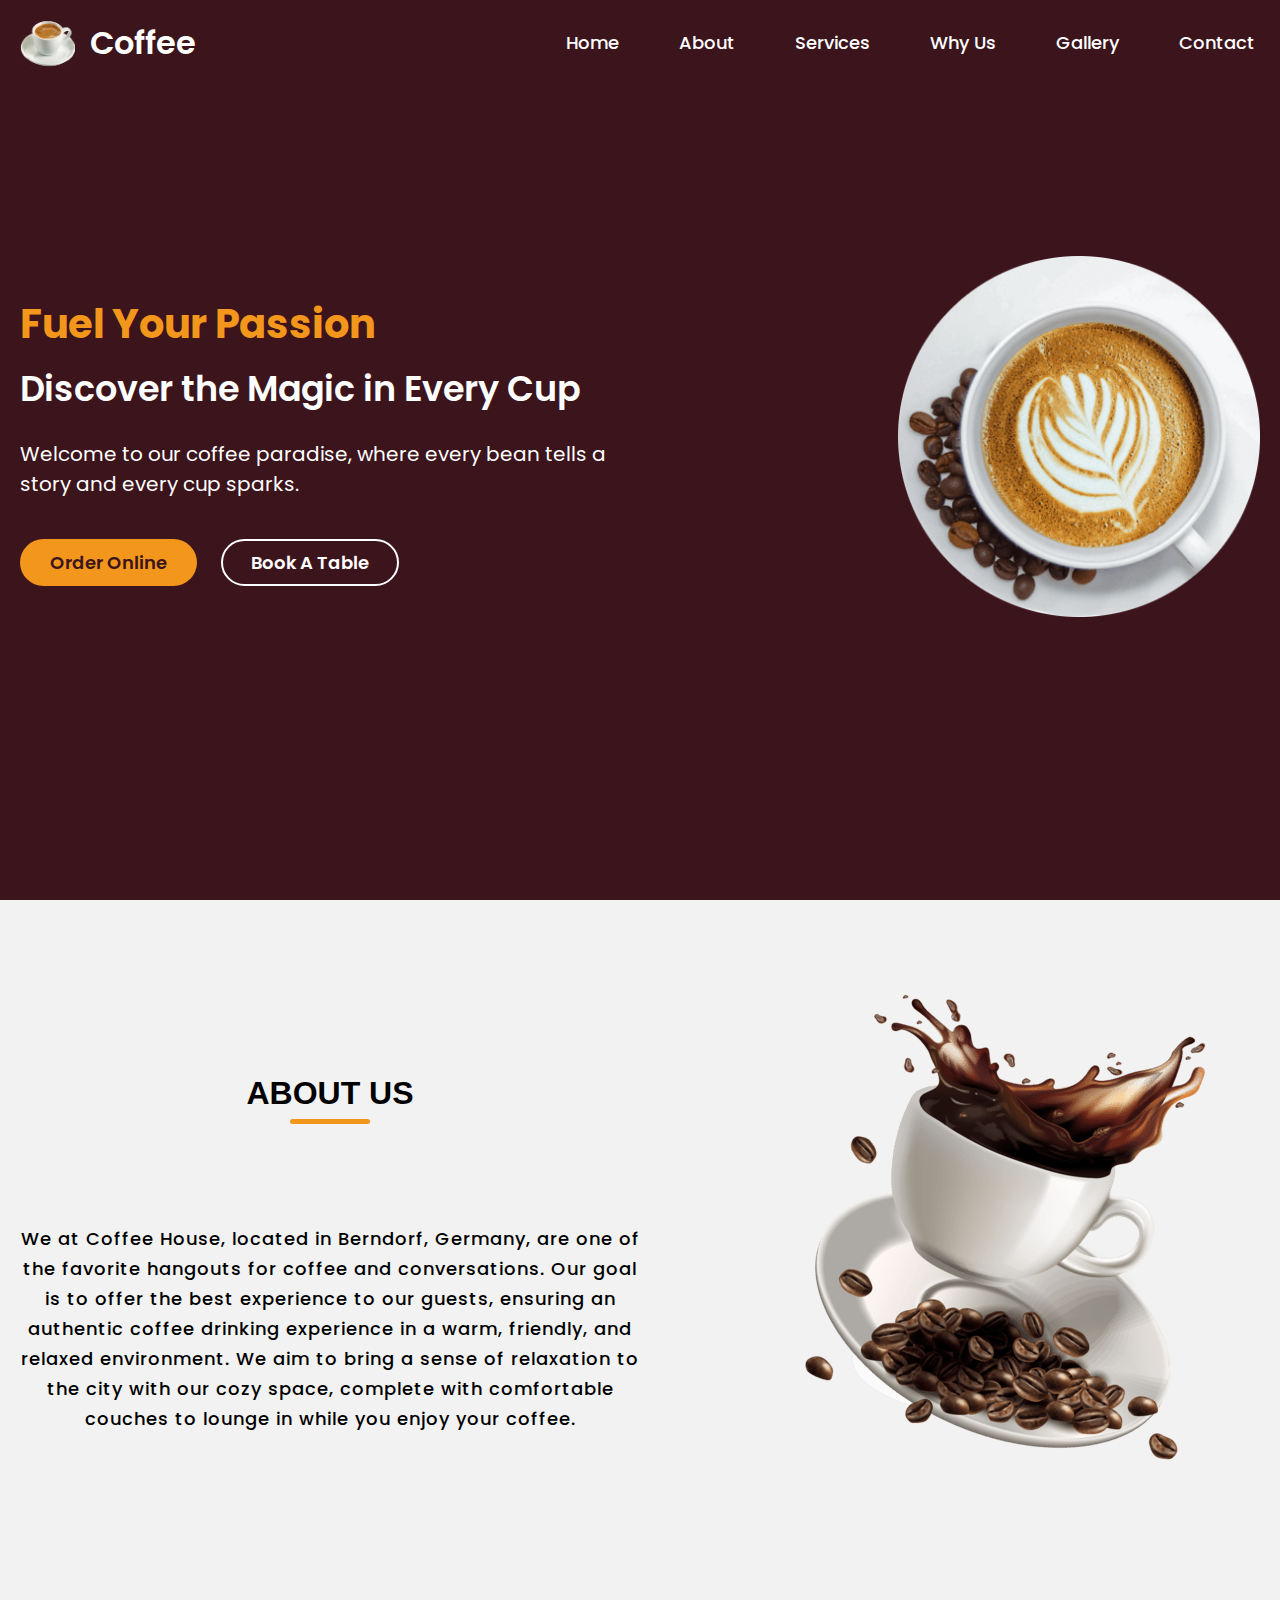
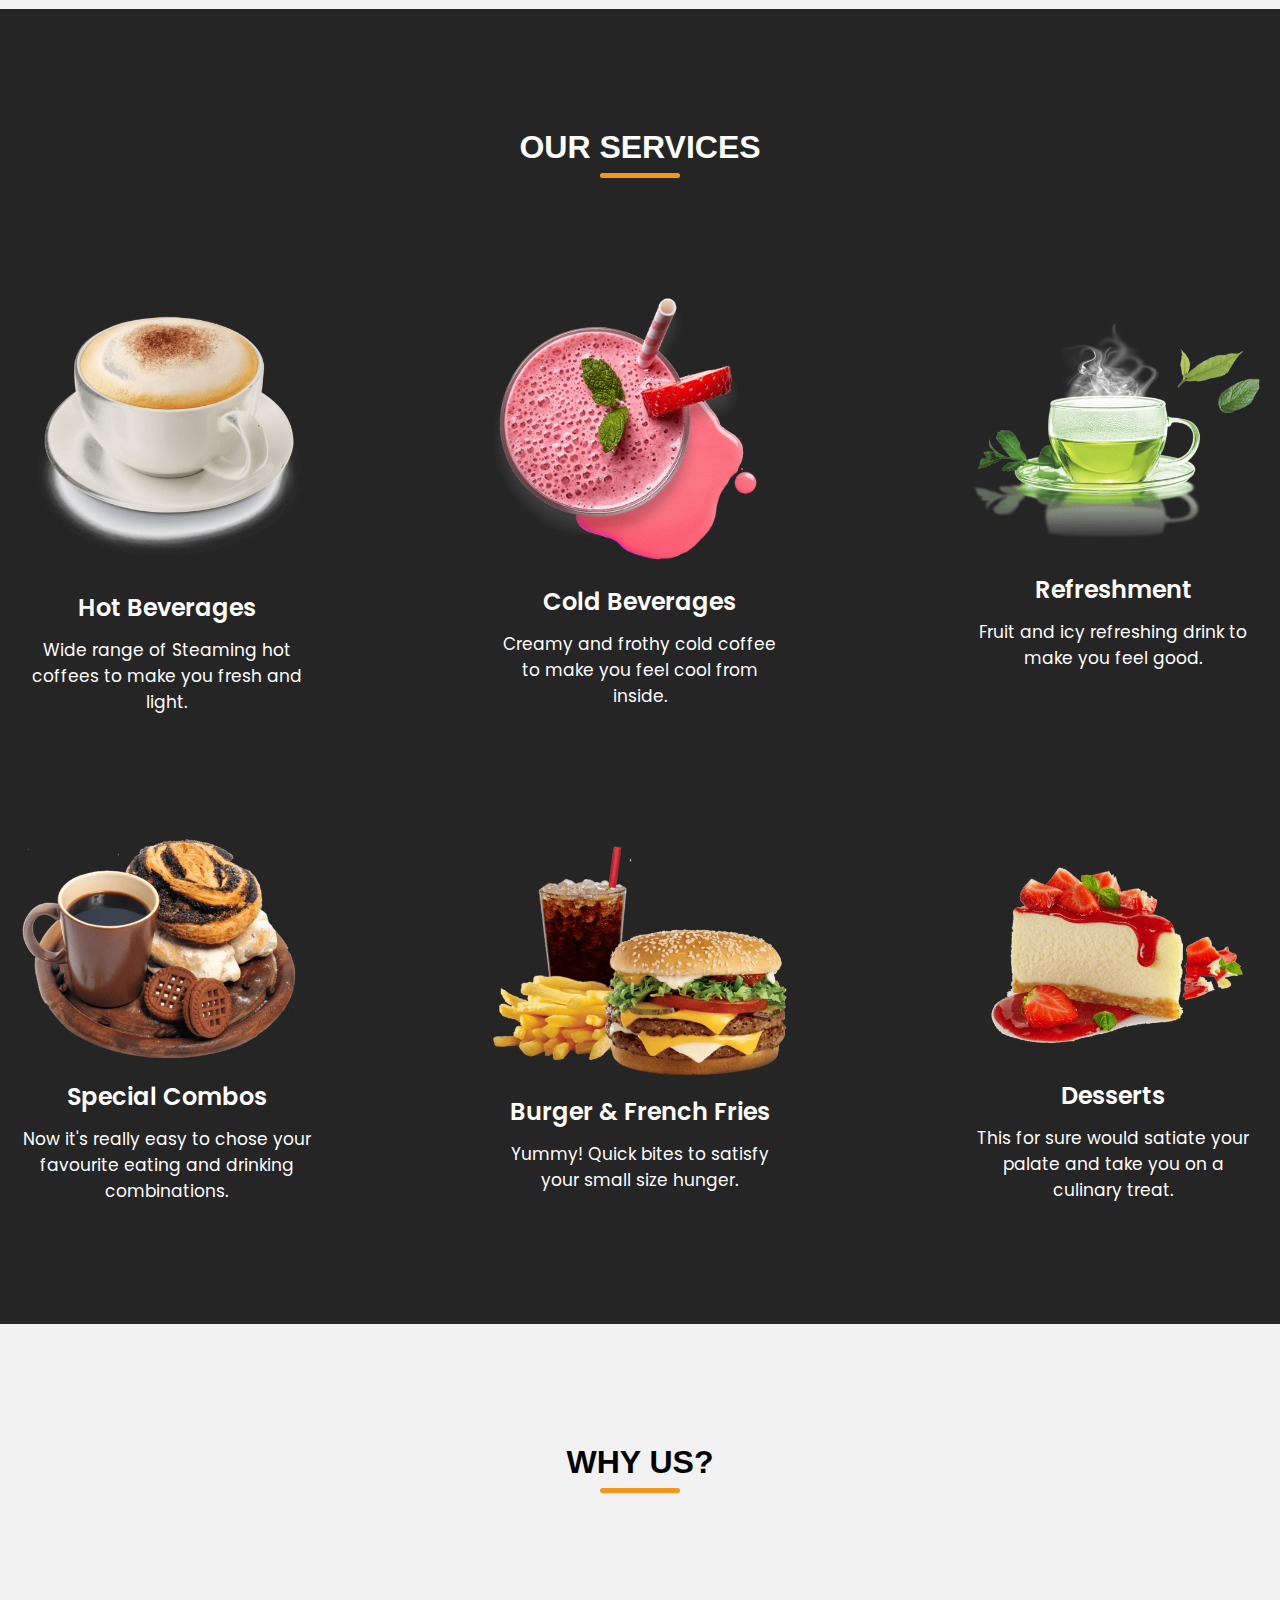
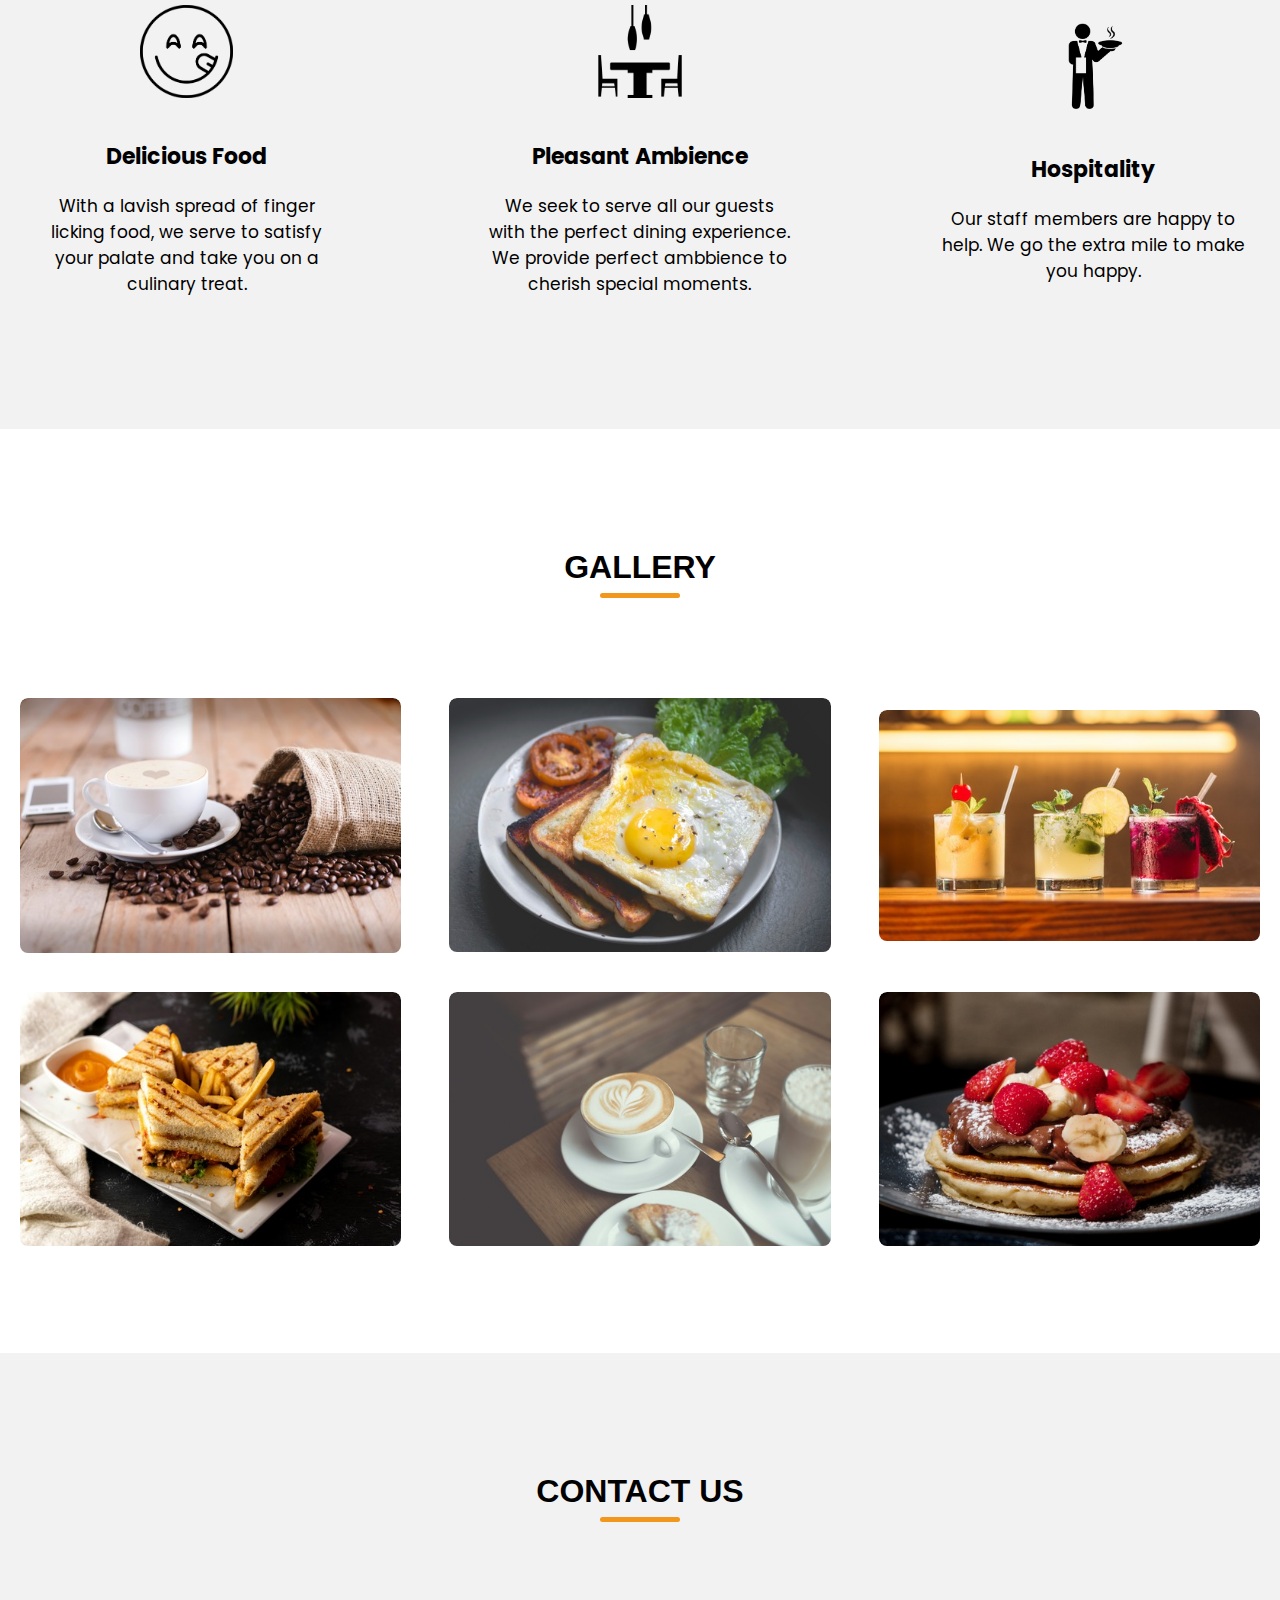
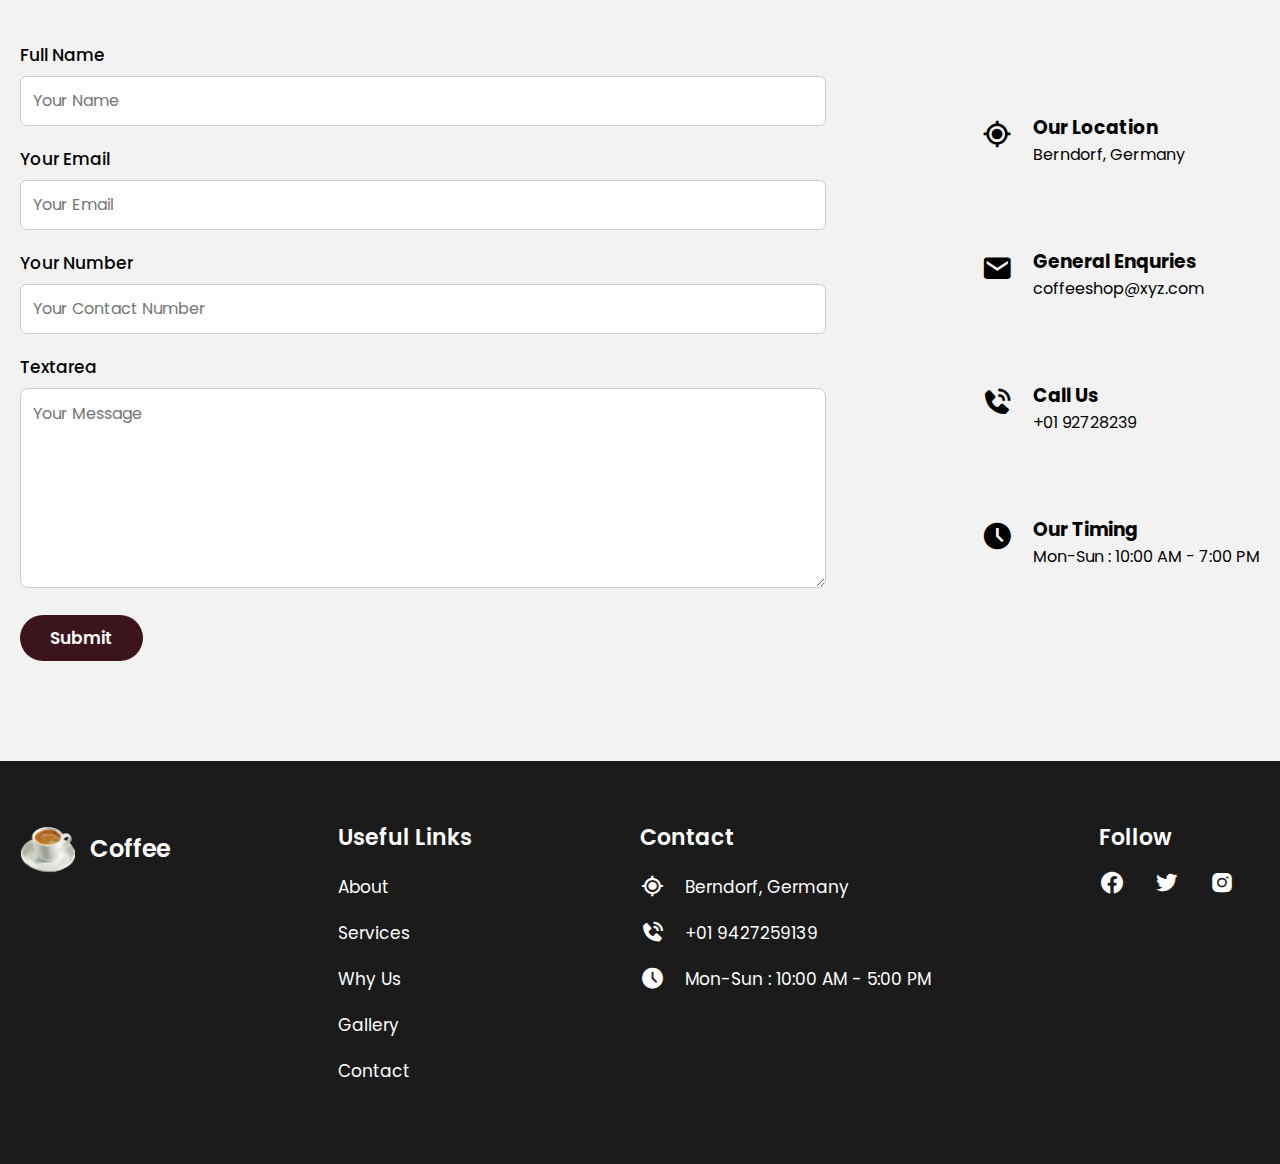
<file: Responsive Coffee Website HTML and CSS/index.html>
<!DOCTYPE html>
<html lang="en">
  <head>
    <meta charset="UTF-8" />
    <meta name="viewport" content="width=device-width, initial-scale=1.0" />
    <title>Coffee Website HTML and CSS | Mayank Mishra </title>
    <!-- CSS Link -->
    <link rel="stylesheet" href="style.css" />
    <!-- Box Icon Link for Icons -->
    <link
      href="https://unpkg.com/boxicons@2.1.4/css/boxicons.min.css"
      rel="stylesheet"
    />
  </head>
  <body>
    <!-- Header & Navbar Section -->
    <header>
      <nav>
        <div class="nav_logo">
          <a href="#">
            <img src="images/coffee_logo.png" alt="Coffee Logo" />
            <h2>Coffee</h2>
          </a>
        </div>

        <input type="checkbox" id="click" />
        <label for="click">
          <i class="menu_btn bx bx-menu"></i>
          <i class="close_btn bx bx-x"></i>
        </label>

        <ul>
          <li><a href="#">Home</a></li>
          <li><a href="#about">About</a></li>
          <li><a href="#service">Services</a></li>
          <li><a href="#why">Why Us</a></li>
          <li><a href="#gallery">Gallery</a></li>
          <li><a href="#contact">Contact</a></li>
        </ul>
      </nav>
    </header>

    <!-- Hero Section -->
    <section class="hero_section">
      <div class="section_container">
        <div class="hero_container">
          <div class="text_section">
            <h2>Fuel Your Passion</h2>
            <h3>Discover the Magic in Every Cup</h3>
            <p>
              Welcome to our coffee paradise, where every bean tells a story and
              every cup sparks.
            </p>

            <div class="hero_section_button">
              <button class="button">Order Online</button>
              <button class="button">Book A Table</button>
            </div>
          </div>

          <div class="image_section">
            <img src="images/cofffee_image.png" alt="Coffee" />
          </div>
        </div>
      </div>
    </section>

    <!-- About Us Section -->
    <section class="about_us" id="about">
      <div class="section_container">
        <div class="about_container">
          <div class="text_section">
            <h2 class="section_title">About Us</h2>
            <p>
              We at Coffee House, located in Berndorf, Germany, are one of the
              favorite hangouts for coffee and conversations. Our goal is to
              offer the best experience to our guests, ensuring an authentic
              coffee drinking experience in a warm, friendly, and relaxed
              environment. We aim to bring a sense of relaxation to the city
              with our cozy space, complete with comfortable couches to lounge
              in while you enjoy your coffee.
            </p>
          </div>

          <div class="image_section">
            <img src="images/about_coffee.png" alt="coffee" />
          </div>
        </div>
      </div>
    </section>

    <!-- Services Section -->
    <section class="services" id="service">
      <h2 class="section_title">Our Services</h2>
      <div class="section_container">
        <div class="service_container">
          <div class="services_items">
            <img src="images/hot_beverages.png" alt="Hot Beverages" />
            <div class="services_text">
              <h3>Hot Beverages</h3>
              <p>
                Wide range of Steaming hot coffees to make you fresh and light.
              </p>
            </div>
          </div>
          <div class="services_items">
            <img src="images/cold_beverages.png" alt="Cold Beverages" />
            <div class="services_text">
              <h3>Cold Beverages</h3>
              <p>
                Creamy and frothy cold coffee to make you feel cool from inside.
              </p>
            </div>
          </div>
          <div class="services_items">
            <img src="images/refreshment.png" alt="Refreshment" />
            <div class="services_text">
              <h3>Refreshment</h3>
              <p>Fruit and icy refreshing drink to make you feel good.</p>
            </div>
          </div>
          <div class="services_items">
            <img src="images/special_combos.png" alt="Special Combos" />
            <div class="services_text">
              <h3>Special Combos</h3>
              <p>
                Now it's really easy to chose your favourite eating and drinking
                combinations.
              </p>
            </div>
          </div>
          <div class="services_items">
            <img
              src="images/burger_frenchFries.png"
              alt="Burger & French Fries"
            />
            <div class="services_text">
              <h3>Burger & French Fries</h3>
              <p>Yummy! Quick bites to satisfy your small size hunger.</p>
            </div>
          </div>
          <div class="services_items">
            <img src="images/dessert.png" alt="Desserts" />
            <div class="services_text">
              <h3>Desserts</h3>
              <p>
                This for sure would satiate your palate and take you on a
                culinary treat.
              </p>
            </div>
          </div>
        </div>
      </div>
    </section>

    <!-- Why Us Section -->
    <section class="why_us" id="why">
      <h2 class="section_title">Why Us?</h2>
      <div class="section_container">
        <div class="why_container">
          <div class="why_items">
            <img src="images/delicious.png" alt="Delicious" />
            <div class="why_us_text">
              <h3>Delicious Food</h3>
              <p>
                With a lavish spread of finger licking food, we serve to satisfy
                your palate and take you on a culinary treat.
              </p>
            </div>
          </div>
          <div class="why_items">
            <img src="images/pleasant.png" alt="Pleasant" />
            <div class="why_us_text">
              <h3>Pleasant Ambience</h3>
              <p>
                We seek to serve all our guests with the perfect dining
                experience. We provide perfect ambbience to cherish special
                moments.
              </p>
            </div>
          </div>
          <div class="why_items">
            <img src="images/hospitality.png" alt="Hospitality" />
            <div class="why_us_text">
              <h3>Hospitality</h3>
              <p>
                Our staff members are happy to help. We go the extra mile to
                make you happy.
              </p>
            </div>
          </div>
        </div>
      </div>
    </section>

    <!-- Gallery Section -->
    <section class="gallery" id="gallery">
      <h2 class="section_title">Gallery</h2>
      <div class="section_container">
        <div class="gallery_container">
          <div class="gallery_items">
            <img src="images/gallery_1.jpg" alt="Gallery Image" />
          </div>
          <div class="gallery_items">
            <img src="images/gallery_2.jpg" alt="Gallery Image" />
          </div>
          <div class="gallery_items">
            <img src="images/gallery_3.jpg" alt="Gallery Image" />
          </div>
          <div class="gallery_items">
            <img src="images/gallery_4.jpg" alt="Gallery Image" />
          </div>
          <div class="gallery_items">
            <img src="images/gallery_5.jpg" alt="Gallery Image" />
          </div>
          <div class="gallery_items">
            <img src="images/gallery_6.jpg" alt="Gallery Image" />
          </div>
        </div>
      </div>
    </section>

    <!-- Contact Section -->
    <section class="contact" id="contact">
      <h2 class="section_title">Contact Us</h2>
      <div class="section_container">
        <div class="contact_container">
          <div class="contact_form">
            <form action="#">
              <div class="field">
                <label for="Name">Full Name</label>
                <input type="text" id="Name" placeholder="Your Name" required />
              </div>
              <div class="field">
                <label for="email">Your Email</label>
                <input
                  type="text"
                  id="email"
                  placeholder="Your Email"
                  required
                />
              </div>
              <div class="field">
                <label for="number">Your Number</label>
                <input
                  type="number"
                  id="number"
                  placeholder="Your Contact Number"
                  required
                />
              </div>
              <div class="field">
                <label for="textarea">Textarea</label>
                <textarea
                  name="textarea"
                  id="textarea"
                  placeholder="Your Message"
                ></textarea>
              </div>

              <button class="button" id="submit">Submit</button>
            </form>
          </div>

          <div class="contact_text">
            <div class="contact_items">
              <i class="bx bx-current-location"></i>
              <div class="contact_details">
                <h3>Our Location</h3>
                <p>Berndorf, Germany</p>
              </div>
            </div>
            <div class="contact_items">
              <i class="bx bxs-envelope"></i>
              <div class="contact_details">
                <h3>General Enquries</h3>
                <p>coffeeshop@xyz.com</p>
              </div>
            </div>
            <div class="contact_items">
              <i class="bx bxs-phone-call"></i>
              <div class="contact_details">
                <h3>Call Us</h3>
                <p>+01 92728239</p>
              </div>
            </div>
            <div class="contact_items">
              <i class="bx bxs-time-five"></i>
              <div class="contact_details">
                <h3>Our Timing</h3>
                <p>Mon-Sun : 10:00 AM - 7:00 PM</p>
              </div>
            </div>
          </div>
        </div>
      </div>
    </section>

    <!-- Footer Section -->
    <footer>
      <div class="section_container">
        <div class="footer_section">
          <div class="footer_logo">
            <a href="index.html">
              <img src="images/coffee_logo.png" alt="Coffee Logo" />
              <h2>Coffee</h2>
            </a>
          </div>

          <div class="useful_links">
            <h3>Useful Links</h3>
            <ul>
              <li><a href="#about">About</a></li>
              <li><a href="#service">Services</a></li>
              <li><a href="#why">Why Us</a></li>
              <li><a href="#gallery">Gallery</a></li>
              <li><a href="#contact">Contact</a></li>
            </ul>
          </div>

          <div class="contact_us">
            <h3>Contact</h3>
            <ul>
              <li>
                <i class="bx bx-current-location"></i>
                <span>Berndorf, Germany</span>
              </li>
              <li>
                <i class="bx bxs-phone-call"></i> <span>+01 9427259139</span>
              </li>
              <li>
                <i class="bx bxs-time-five"></i>
                <span>Mon-Sun : 10:00 AM - 5:00 PM</span>
              </li>
            </ul>
          </div>

          <div class="follow_us">
            <h3>Follow</h3>
            <i class="bx bxl-facebook-circle"></i>
            <i class="bx bxl-twitter"></i>
            <i class="bx bxl-instagram-alt"></i>
          </div>
        </div>
      </div>
    </footer>
  </body>
</html>
</file>
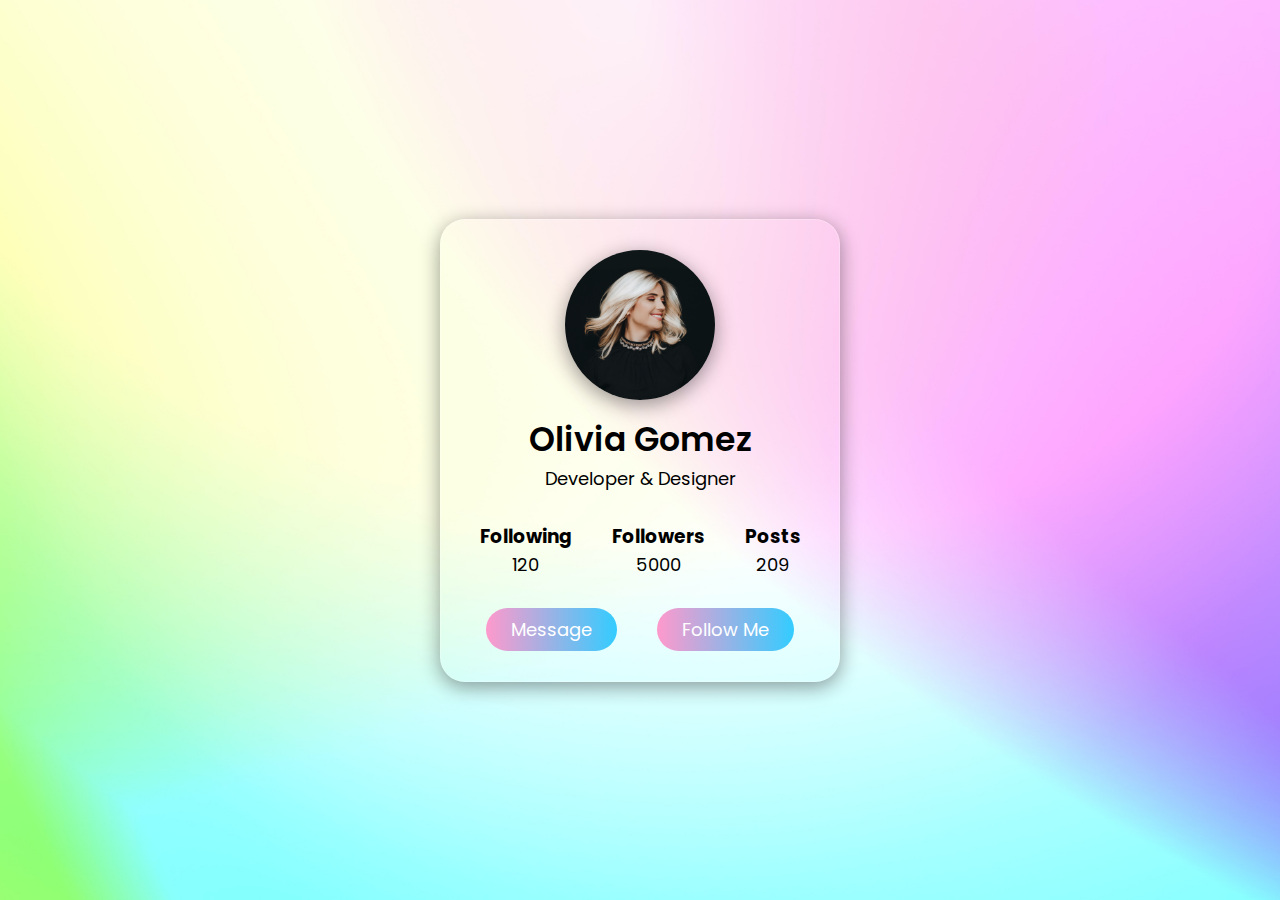
<file: User Profile Card/index.html>
<!DOCTYPE html>
<html lang="en">
<head>
  <meta charset="UTF-8">
  <meta name="viewport" content="width=device-width, initial-scale=1.0">
  <meta http-equiv="X-UA-Compatible" content="ie=edge">
  <title> Profle Card UI Design | Mayank Mishra </title>
  <!---Custom Css File!--->
  <link rel="stylesheet" href="style.css">
</head>
<body>
  <section class="main">
  <div class="profile-card">
    <div class="image">
      <img src="images/profile.jpg" alt="" class="profile-pic">
    </div>
    <div class="data">
      <h2>Olivia Gomez</h2>
      <span>Developer & Designer</span>
    </div>
    <div class="row">
      <div class="info">
        <h3>Following</h3>
        <span>120</span>
      </div>
      <div class="info">
        <h3>Followers</h3>
        <span>5000</span>
      </div>
      <div class="info">
        <h3>Posts</h3>
        <span>209</span>
      </div>
    </div>
    <div class="buttons">
      <a href="#" class="btn">Message</a>
      <a href="#" class="btn">Follow Me</a>
    </div>
  </div>
</section>
</body>
</html>
</file>
<file: Responsive Coffee Website HTML and CSS/style.css>
/* Importing Google font - Poppins */
@import url("https://fonts.googleapis.com/css2?family=Poppins:wght@400;500;600;700&display=swap");

* {
    margin: 0;
    padding: 0;
    box-sizing: border-box;
    font-family: "Poppins", sans-serif;
}

/* Defining Custome Variables */
:root {
    /* Colors */
    --primary-color: #3b141c;
    --secondary-color: #f3961c;
    --dark-color: #252525;
    --white-color: #fff;
    --light-gray-color: #f2f2f2;

    /* Site Max-Width */
    --site-max-width: 1300px;
}

html {
    scroll-behavior: smooth;
}

body {
    background-color: var(--white-color);
}

/* Setting for the whole website */
a {
    text-decoration: none;
}

ul {
    list-style: none;
}

.section_container {
    margin: 0 auto;
    max-width: var(--site-max-width);
}

.section_title {
    text-align: center;
    padding: 60px 0 100px;
    font-size: 32px;
    font-family: "Righteous", sans-serif;
    text-transform: uppercase;
}

.section_title::after {
    content: '';
    width: 80px;
    background: var(--secondary-color);
    height: 5px;
    display: block;
    margin: 7px auto 0;
    border-radius: 8px;
}

/* Styling for the header section */
header {
    position: fixed;
    top: 0;
    width: 100%;
    z-index: 1;
    background: var(--primary-color);
}

nav {
    display: flex;
    padding: 15px 0 15px 20px;
    justify-content: space-between;
    align-items: center;
    margin: 0 auto;
    max-width: var(--site-max-width);
}

nav .nav_logo a {
    display: flex;
    gap: 15px;
    align-items: center;
}

nav .nav_logo a img {
    max-width: 55px;
}

nav .nav_logo h2 {
    color: var(--white-color);
    font-weight: 600;
    font-size: 32px;
}

nav ul {
    display: flex;
    gap: 10px;
}

nav ul li a {
    display: block;
    padding: 10px 25px;
    font-size: 18px;
    font-weight: 500;
    color: var(--white-color);
    border-radius: 30px;
    transition: all 0.2s ease;
}

nav ul li a:hover {
    color: var(--primary-color);
    background-color: var(--secondary-color);
}

nav label {
    font-size: 32px;
    color: var(--white-color);
    cursor: pointer;
}

label .menu_btn,
label .close_btn {
    display: none;
}

#click {
    display: none;
}

/* Hero Section */
.hero_section {
    min-height: 100vh;
    background: var(--primary-color);
}

.hero_container {
    display: flex;
    gap: 20px;
    padding: 20px;
    align-items: center;
    padding-top: 85px;
    min-height: calc(100vh - 85px);
    justify-content: space-between;
}

.hero_container .text_section h2 {
    font-size: 40px;
    color: var(--secondary-color);
}

.hero_container .text_section h3 {
    font-size: 35px;
    font-weight: 600;
    color: var(--white-color);
    margin-top: 8px;
}

.hero_container .text_section p {
    font-size: 20px;
    font-weight: 400;
    color: var(--white-color);
    margin: 24px 0 40px;
    max-width: 70%;
}

.hero_container .hero_section_button {
    display: flex;
    gap: 24px;
}

.hero_container .hero_section_button .button {
    padding: 8px 28px;
    border: 2px solid transparent;
    outline: none;
    cursor: pointer;
    border-radius: 50px;
    background: var(--secondary-color);
    color: var(--primary-color);
    font-size: 18px;
    font-weight: 600;
    transition: all 0.4s ease;
}

.hero_container .hero_section_button .button:last-child {
    color: var(--white-color);
    border-color: var(--white-color);
    background: none;
}

.hero_container .hero_section_button .button:first-child:hover {
    color: var(--white-color);
    background: transparent;
    border-color: var(--white-color);
}

.hero_container .hero_section_button .button:last-child:hover {
    color: var(--primary-color);
    background: var(--secondary-color);
    border-color: var(--secondary-color);
}

.hero_container .image_section {
    max-width: 45%;
}

.hero_container .image_section img {
    width: 100%;
}

/* About Us Section */
.about_us {
    padding: 60px 20px 120px;
    background: var(--light-gray-color);
}

.about_container {
    display: flex;
    justify-content: space-between;
    gap: 20px;
    align-items: center;
}

.about_container .text_section {
    max-width: 50%;
}

.about_container .text_section p {
    font-size: 18px;
    font-weight: 500;
    letter-spacing: 1px;
    line-height: 30px;
    text-align: center;
}

.about_container .image_section {
    max-width: 45%;
}

.about_container .image_section img {
    width: 100%;
}

/* Services Section */
.services {
    background: var(--dark-color);
    color: var(--white-color);
    padding: 60px 20px 120px;
}

.services .service_container {
    display: flex;
    justify-content: space-between;
    gap: 120px;
    align-items: center;
    flex-wrap: wrap;
}

.section_container .services_items img {
    width: 100%;
}

.section_container .services_items {
    width: calc(100% / 3 - 120px);
}

.services_items .services_text {
    text-align: center;
}

.services_items .services_text h3 {
    margin: 12px 0;
    font-weight: 600;
    font-size: 24px;
}

.services_items .services_text p {
    font-size: 17px;
}

/* Why Us Section */
.why_us {
    background: var(--light-gray-color);
    padding: 60px 20px 120px;
}

.why_us .why_container {
    display: flex;
    justify-content: space-between;
    gap: 80px;
    align-items: center;
    flex-wrap: wrap;
}

.why_container .why_items img {
    width: 30%;
    margin-bottom: 10px;
}

.why_container .why_items {
    width: calc(100% / 3 - 80px);
    padding: 12px;
    display: flex;
    flex-direction: column;
    align-items: center;
    gap: 12px;
}

.why_items .why_us_text {
    text-align: center;
}

.why_items .why_us_text h3 {
    margin: 20px 0;
    font-size: 22px;
}

.why_items .why_us_text p {
    font-size: 17px;
}

/* Gallery Section */
.gallery {
    background: var(--white-color);
    padding: 60px 20px 100px;
}

.gallery .gallery_container {
    display: flex;
    justify-content: space-between;
    gap: 32px;
    align-items: center;
    flex-wrap: wrap;
}

.gallery_container .gallery_items {
    width: calc(100% / 3 - 32px);
    overflow: hidden;
    border-radius: 8px;
}

.gallery .gallery_container img {
    width: 100%;
    border-radius: 8px;
    transition: transform 0.4s ease;
}

.gallery_container .gallery_items:hover img {
    transform: scale(1.3);
}

/* Contact Section */
.contact {
    background: var(--light-gray-color);
    padding: 60px 20px 100px;
}

.contact_container {
    display: flex;
    gap: 50px;
    align-items: center;
    justify-content: space-between;
}

.contact_container .contact_form {
    max-width: 65%;
    width: 100%;
}

.contact_container .contact_form .field {
    margin: 20px 0;
}

.contact_container .contact_form .field label {
    display: block;
    font-size: 17px;
    font-weight: 500;
    margin-bottom: 8px;
}

.contact_container .contact_form .field input {
    width: 100%;
    height: 50px;
    padding: 0 12px;
    font-size: 16px;
    border-radius: 6px;
    border: 1px solid #ccc;
}

.contact_container .contact_form textarea {
    width: 100%;
    height: 200px;
    padding: 12px;
    font-size: 16px;
    border-radius: 8px;
    border: 1px solid #ccc;
    resize: vertical;
}

.contact_container .contact_form .button {
    padding: 8px 28px;
    border: 2px solid transparent;
    outline: none;
    cursor: pointer;
    border-radius: 50px;
    background: var(--primary-color);
    color: var(--white-color);
    font-size: 17px;
    font-weight: 600;
    transition: all 0.4s ease;
}

.contact_container .contact_form .button:hover {
    color: var(--primary-color);
    background: transparent;
    border-color: var(--primary-color);
}

.contact_text .contact_items {
    display: flex;
    gap: 20px;
    margin: 80px 0;
}

.contact_text .contact_items i {
    font-size: 32px;
    margin-top: 5px;
}

/* Footer Section */
footer {
    background: #1b1b1b;
    color: var(--white-color);
    padding: 60px 20px;
}

.footer_section {
    display: flex;
    justify-content: space-between;
}

.footer_section h3 {
    font-size: 22px;
    margin-bottom: 16px;
    font-weight: 600;
}

.footer_section .footer_logo a {
    display: flex;
    gap: 15px;
    align-items: center;
    color: var(--white-color);
}

.footer_section .footer_logo a img {
    max-width: 55px;
}

.footer_section .footer_logo a h2 {
    font-weight: 600;
}

.footer_section .useful_links ul li {
    margin: 20px 0;
}

.footer_section .useful_links ul li a {
    color: var(--white-color);
    font-size: 17px;
}

.footer_section .useful_links ul li a:hover {
    text-decoration: underline;
}

.footer_section .contact_us ul li {
    margin: 20px 0;
    display: flex;
    align-items: center;
    gap: 20px;
}

.footer_section .contact_us ul li i {
    font-size: 25px;
}

.footer_section .contact_us ul li span {
    font-size: 17px;
}

.footer_section .follow_us i {
    font-size: 26px;
    margin-right: 25px;
    cursor: pointer;
    transition: all 0.3s ease;
}

.footer_section .follow_us i:hover {
    color: var(--secondary-color);
}


/* Responsive Media Query code for max-width: 1024px */

@media screen and (max-width: 1024px) {
    nav {
        padding: 15px 20px;
    }

    label .menu_btn {
        display: block;
    }

    nav ul {
        display: block;
        background: var(--white-color);
        position: absolute;
        top: 75px;
        left: -100%;
        overflow-y: auto;
        width: 100%;
        height: 100vh;
        text-align: center;
        transition: all 0.15s ease;
    }

    #click:checked~ul {
        left: 0;
    }

    #click:checked~label .close_btn {
        display: block;
    }

    #click:checked~label .menu_btn {
        display: none;
    }

    nav ul li {
        display: block;
        padding: 8px 12px;
        width: 48%;
        margin: 24px auto;
    }

    nav ul li a {
        color: var(--dark-color);
    }

    .hero_container {
        flex-direction: column-reverse;
        align-items: center;
        padding-bottom: 32px;
    }

    .hero_container .image_section {
        max-width: 100%;
        text-align: center;
    }

    .hero_container .image_section img {
        max-width: 90%;
        align-items: center;
    }

    .hero_container .text_section {
        max-width: 100%;
        text-align: center;
        display: flex;
        flex-direction: column;
        align-items: center;
    }

    .hero_container .text_section p {
        max-width: 100%;
    }

    .about_container {
        flex-direction: column;
    }

    .about_container .text_section {
        max-width: 100%;
    }

    .services .service_container {
        gap: 50px;
    }

    .section_container .services_items {
        width: calc(100% / 2 - 50px);
    }

    .why_us .why_container {
        gap: 50px;
    }

    .why_container .why_items {
        width: calc(100% / 2 - 50px);
    }

    .gallery .gallery_container {
        justify-content: center;
    }

    .gallery_container .gallery_items {
        width: calc(100% / 2 - 50px);
    }

    .contact_container {
        flex-direction: column-reverse;
    }

    .contact_text .contact_items {
        margin: 25px 0;
    }

    .contact_container .contact_form {
        max-width: 100%;
    }

    .footer_section {
        flex-direction: column;
        gap: 24px;
    }

    .footer_section .useful_links {
        text-align: start;
    }
}

/* Responsive Media Query code for max-width: 576px */
@media screen and (max-width: 576px) {
    .section_title {
        padding: 50px 0;
    }

    nav .nav_logo a img,
    .footer_section .footer_logo a img {
        max-width: 45px;
    }

    nav .nav_logo h2 {
        font-size: 30px;
    }

    .hero_container {
        justify-content: space-evenly;
    }

    .hero_container .text_section h2 {
        font-size: 30px;
    }

    .hero_container .text_section h3 {
        font-size: 26px;
    }

    .hero_container .image_section img {
        max-width: 80%;
    }

    .hero_container .text_section p {
        font-size: 17px;
    }

    .about_container .image_section {
        max-width: 70%;
    }

    .button {
        padding: 10px 20px !important;
        font-size: 15px !important;
    }

    .section_container .services_items,
    .why_container .why_items {
        width: 100%;
        text-align: center;
    }

    .gallery_container .gallery_items {
        flex-direction: column;
        width: 100%;
    }

    .services .service_container,
    .why_us .why_container {
        gap: 70px;
    }

    .section_container .services_items img {
        max-width: 80%;
    }
}
</file>
<file: User Profile Card/style.css>
@import url('https://fonts.googleapis.com/css2?family=Poppins:wght@200;300;400;500&display=swap');
*{
  margin: 0;
  padding: 0;
  box-sizing: border-box;
  font-family: 'Poppins', sans-serif;
}
.main{
  width: 100%;
  height: 100vh;
  display: flex;
  align-items: center;
  justify-content: center;
  background-image: url(images/back.jpg);
  background-position: center;
  background-size: cover;
}
.profile-card{
  display: flex;
  flex-direction: column;
  align-items: center;
  max-width: 400px;
  width: 100%;
  border-radius: 25px;
  padding: 30px;
  border: 1px solid #ffffff40;
  box-shadow: 0 5px 20px rgba(0,0,0,0.4);
}
.image{
  position: relative;
  height: 150px;
  width: 150px;
}
.image .profile-pic{
  width: 100%;
  height: 100%;
  object-fit: cover;
  border-radius: 50%;
  box-shadow: 0 5px 20px rgba(0,0,0,0.4);
}
.data{
  display: flex;
  flex-direction: column;
  align-items: center;
  margin-top: 15px;
}
.data h2{
  font-size: 33px;
  font-weight: 600;
}
span{
  font-size: 18px;
}
.row{
  display: flex;
  align-items: center;
  margin-top: 30px;
}
.row .info{
  text-align: center;
  padding: 0 20px;
}
.buttons{
  display: flex;
  align-items: center;
  margin-top: 30px;
}
.buttons .btn{
  color: #fff;
  text-decoration: none;
  margin: 0 20px;
  padding: 8px 25px;
  border-radius: 25px;
  font-size: 18px;
  white-space: nowrap;
  background: linear-gradient(to left, #33ccff 0%, #ff99cc 100%);
}
.buttons .btn:hover{
  box-shadow: inset 0 5px 20px rgba(0,0,0,0.4);
}
</file>
